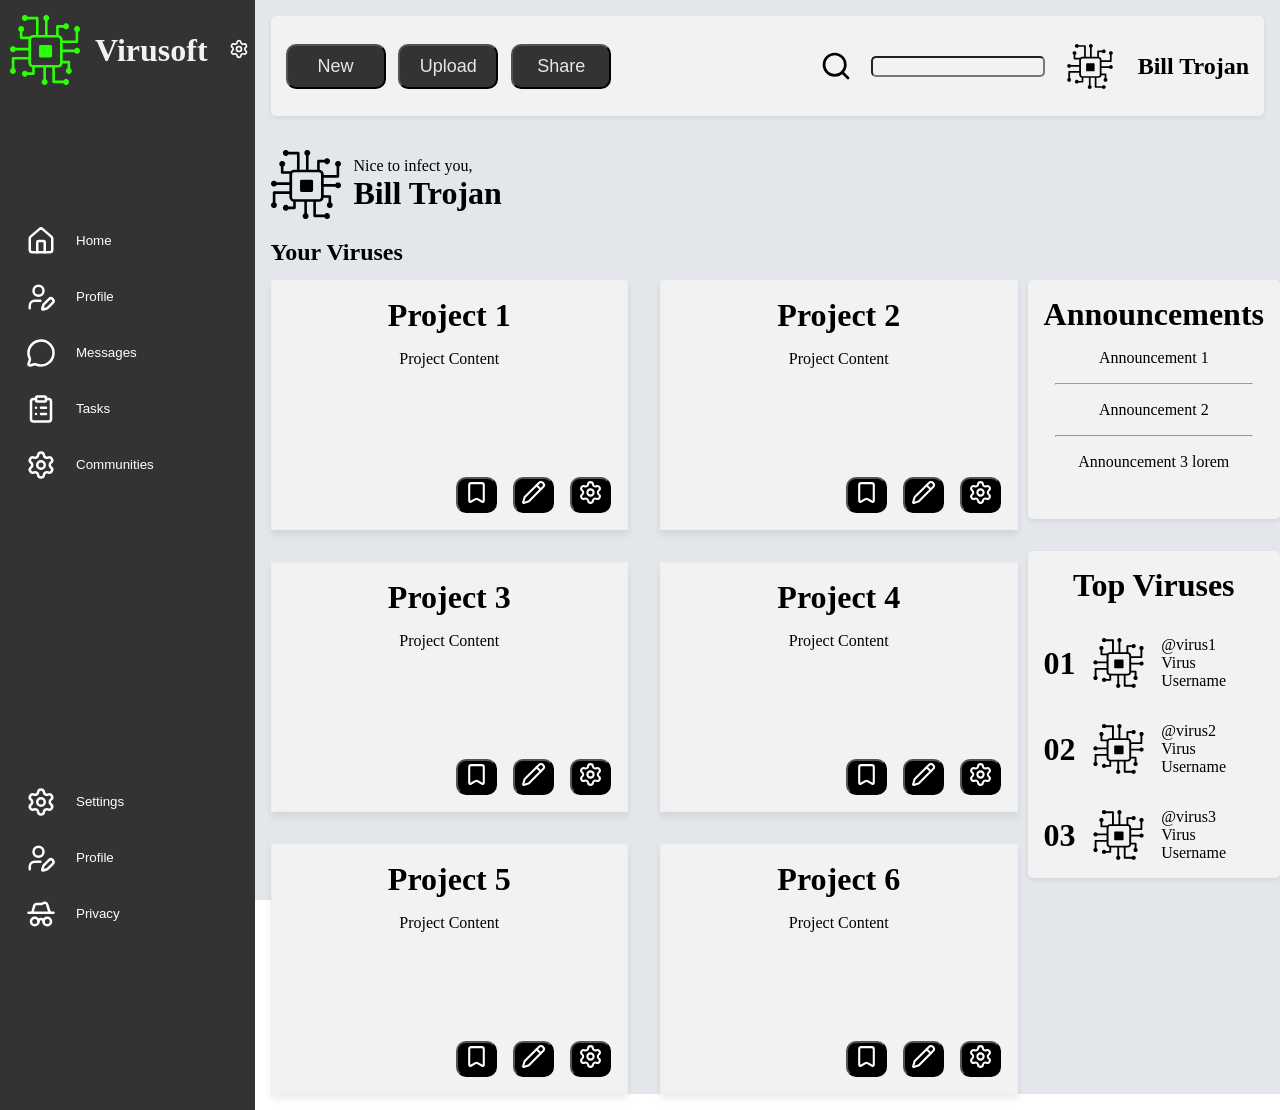
<file: index.html>
<!DOCTYPE html>
<html lang="en">

<head>
	<meta charset="UTF-8">
	<meta name="viewport" content="width=device-width, initial-scale=1.0">
	<title>Admin</title>
	<link rel="stylesheet" href="style.css">
	<script src="script.js" defer></script>
</head>

<body>
	<div class="container">
		<div class="sidebar">
			<div class="logo">
				<img src="icons/icon.svg" alt="technology-icon">
				<h1 class="hideItem">Virusoft</h1>
				<button id="temp"><img src="icons/settings.svg" alt=""></button>

			</div>
			<div class="menu">
				<!-- <a href="">Home</a>
				<a href="">Profile</a>
				<a href="">Messages</a>
				<a href="">Tasks</a>
				<a href="">Communities</a> -->
				<button>
					<img src="icons/home.svg" alt="">
					<p class="hideItem">Home</p>
				</button>
				<button>
					<img src="icons/profile.svg" alt="">
					<p class="hideItem">Profile</p>
				</button>
				<button>
					<img src="icons/messages.svg" alt="">
					<p class="hideItem">Messages</p>
				</button>
				<button>
					<img src="icons/tasks.svg" alt="">
					<p class="hideItem">Tasks</p>
				</button>
				<button>
					<img src="icons/settings.svg" alt="">
					<p class="hideItem">Communities</p>
				</button>
			</div>
			<div class="settings">
				<!-- <a href="">Settings</a>
				<a href="">Profile</a>
				<a href="">Privacy</a> -->
				<button>
					<img src="icons/settings.svg" alt="">
					<p class="hideItem">Settings</p>
				</button>
				<button>
					<img src="icons/profile.svg" alt="">
					<p class="hideItem">Profile</p>

				</button>
				<button>
					<img src="icons/privacy.svg" alt="">
					<p class="hideItem">Privacy</p>
				</button>
			</div>
		</div>
		<div class="header">
			<div class="buttons">
				<button class="button-27">New</button>
				<button class="button-27">Upload</button>
				<button class="button-27">Share</button>
			</div>
			<div class="search">
				<img src="icons/search.svg" alt="">
				<input type="text">
			</div>
			<div class="profile">
				<img src="icons/technology-icon.svg" alt="pfp">
				<h2>Bill Trojan</h2>
			</div>

		</div>
		<div class="main">
			<div class="greeting">
				<div class="welcome">
					<img src="icons/technology-icon.svg" alt="pfp">
					<div class="greet">
						<p>Nice to infect you,</p>
						<h1>Bill Trojan</h1>
					</div>
				</div>
				<h2>Your Viruses</h2>
			</div>

			<div class="cards">
				<div class="card">
					<h1>Project 1</h1>
					<p>Project Content</p>
					<div class="options">
						<button><img src="icons/save.svg" alt=""></button>
						<button><img src="icons/edit.svg" alt=""></button>
						<button><img src="icons/settings.svg" alt=""></button>
					</div>
				</div>
				<div class="card">
					<h1>Project 2</h1>
					<p>Project Content</p>
					<div class="options">
						<button><img src="icons/save.svg" alt=""></button>
						<button><img src="icons/edit.svg" alt=""></button>
						<button><img src="icons/settings.svg" alt=""></button>
					</div>
				</div>
				<div class="card">
					<h1>Project 3</h1>
					<p>Project Content</p>
					<div class="options">
						<button><img src="icons/save.svg" alt=""></button>
						<button><img src="icons/edit.svg" alt=""></button>
						<button><img src="icons/settings.svg" alt=""></button>
					</div>
				</div>
				<div class="card">
					<h1>Project 4</h1>
					<p>Project Content</p>
					<div class="options">
						<button><img src="icons/save.svg" alt=""></button>
						<button><img src="icons/edit.svg" alt=""></button>
						<button><img src="icons/settings.svg" alt=""></button>
					</div>
				</div>
				<div class="card">
					<h1>Project 5</h1>
					<p>Project Content</p>
					<div class="options">
						<button><img src="icons/save.svg" alt=""></button>
						<button><img src="icons/edit.svg" alt=""></button>
						<button><img src="icons/settings.svg" alt=""></button>
					</div>
				</div>
				<div class="card">
					<h1>Project 6</h1>
					<p>Project Content</p>
					<div class="options">
						<button><img src="icons/save.svg" alt=""></button>
						<button><img src="icons/edit.svg" alt=""></button>
						<button><img src="icons/settings.svg" alt=""></button>
					</div>
				</div>
			</div>
			<div class="social">
				<div class="announcements">
					<h1>Announcements</h1>
					<p>Announcement 1</p>
					<hr>
					<p>Announcement 2</p>
					<hr>
					<div class="announcement">
						<p>Announcement 3 lorem</p>
					</div>

				</div>
				<div class="leaderboard">
					<h1>Top Viruses</h1>
					<div class="place">
						<h1>01</h1>
						<img src="icons/technology-icon.svg" alt="pfp">
						<div class="name">
							<p>@virus1</p>
							<p>Virus Username</p>
						</div>
					</div>

					<div class="place">
						<h1>02</h1>
						<img src="icons/technology-icon.svg" alt="pfp">
						<div class="name">
							<p>@virus2</p>
							<p>Virus Username</p>
						</div>
					</div>

					<div class="place">
						<h1>03</h1>
						<img src="icons/technology-icon.svg" alt="pfp">
						<div class="name">
							<p>@virus3</p>
							<p>Virus Username</p>
						</div>
					</div>

				</div>

			</div>
		</div>

	</div>
</body>

</html>
</file>
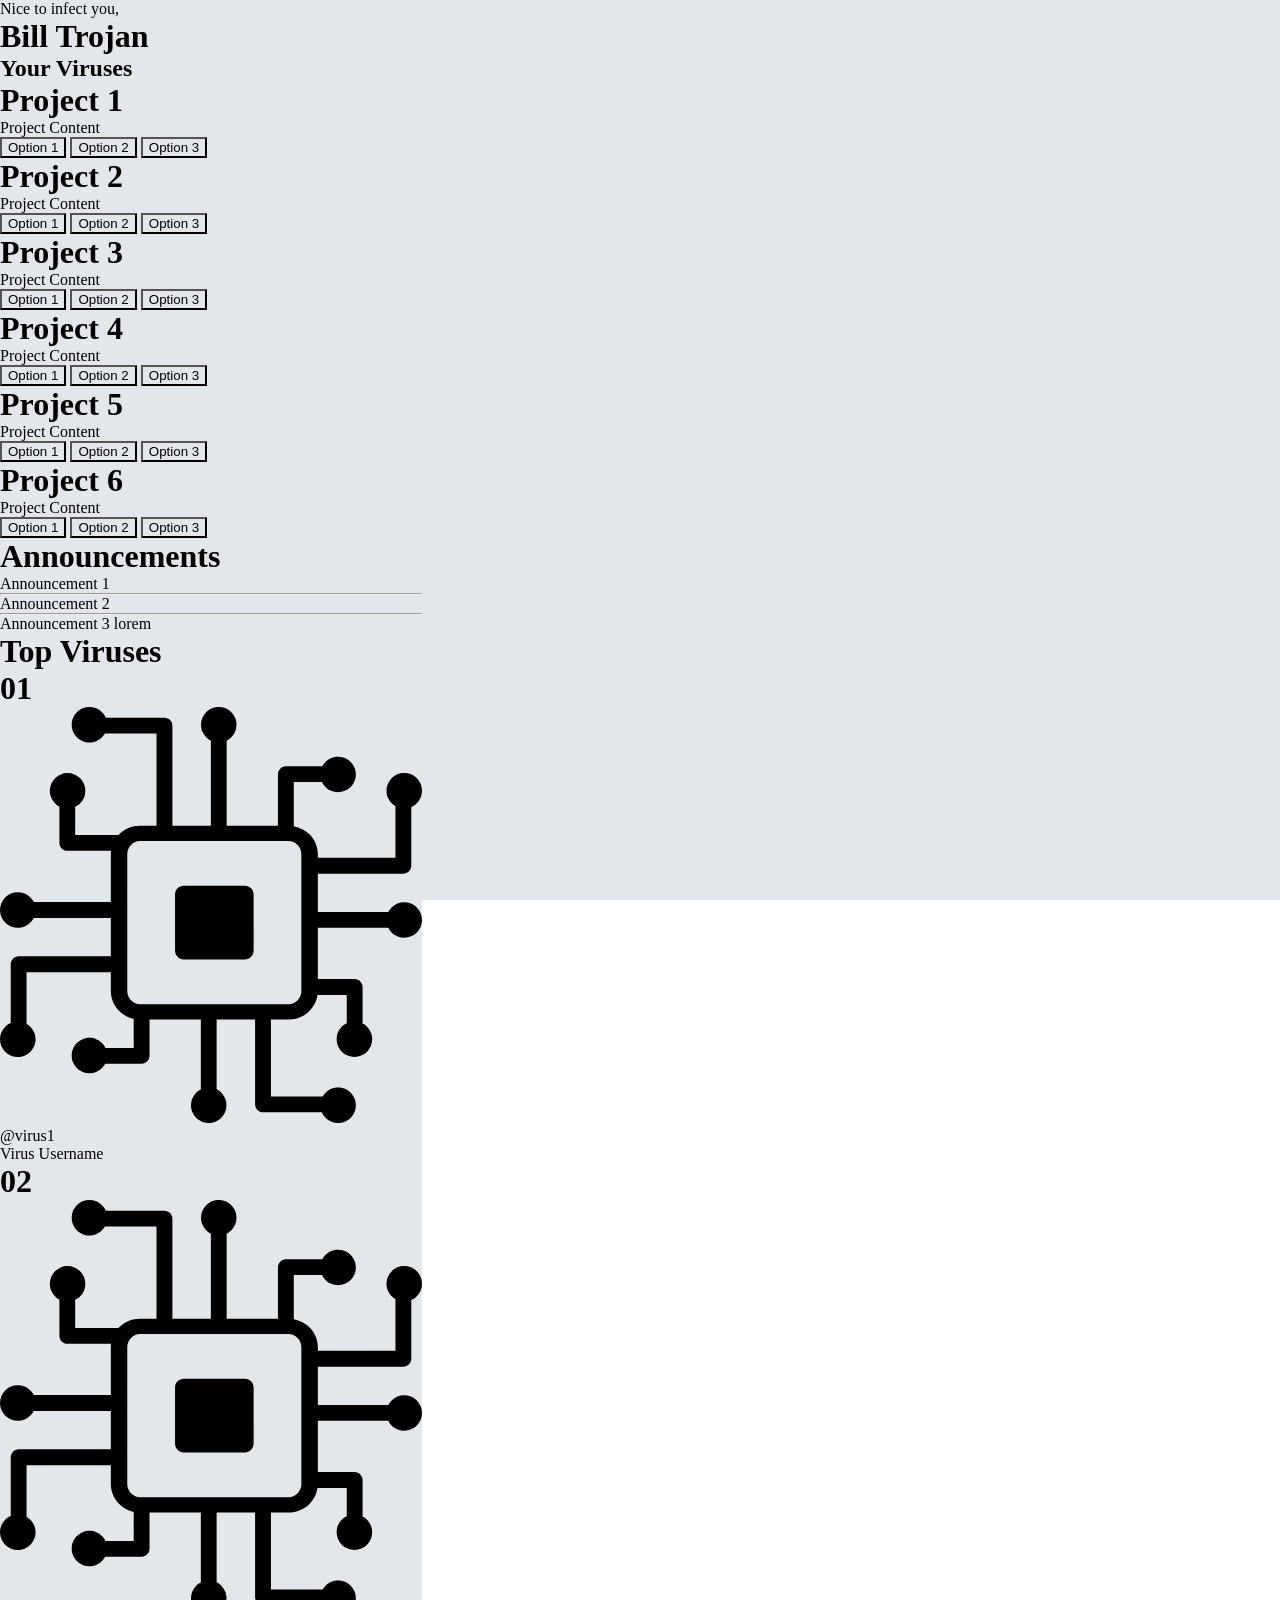
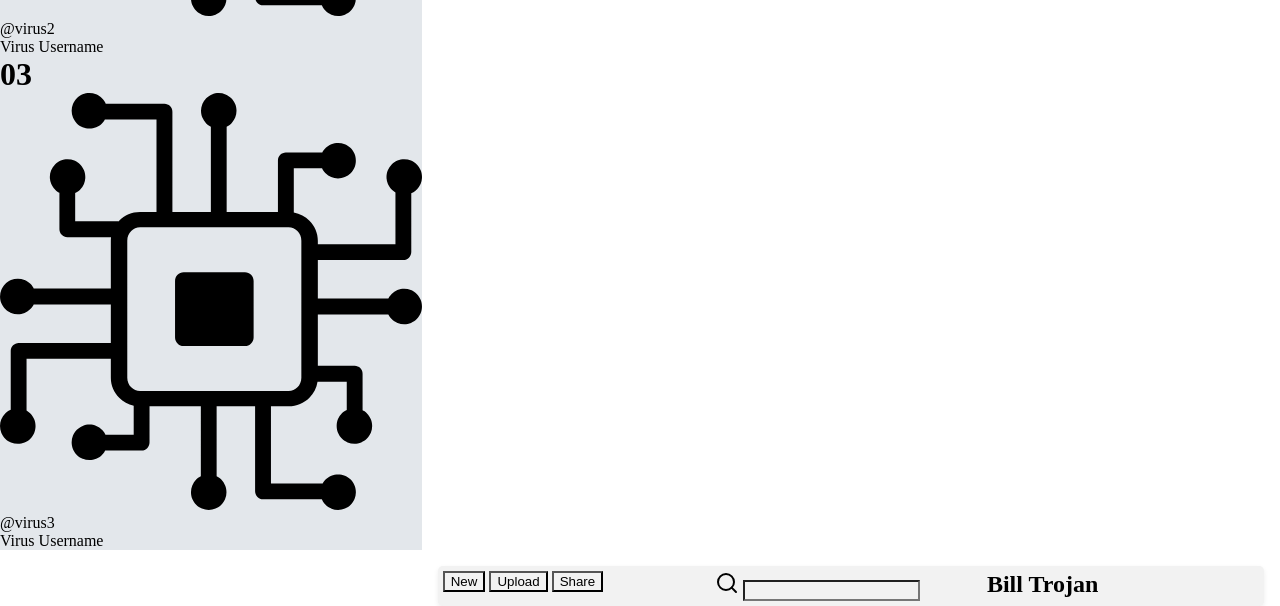
<file: index2.html>
<!DOCTYPE html>
<html lang="en">

<head>
	<meta charset="UTF-8">
	<meta name="viewport" content="width=device-width, initial-scale=1.0">
	<title>Document</title>
	<link rel="stylesheet" href="style2.css">
</head>

<body>
	<div class="container">
		<div class="header">
			<div class="buttons">
				<button class="button-27">New</button>
				<button class="button-27">Upload</button>
				<button class="button-27">Share</button>
			</div>
			<div class="search">
				<img src="icons/search.svg" alt="">
				<input type="text">
			</div>
			<div class="profile">
				<h2>Bill Trojan</h2>
			</div>
		</div>
		<div class="main">
		<div class="projects">
			<div class="welcome">
				<div class="greet">
					<p>Nice to infect you,</p>
					<h1>Bill Trojan</h1>
				</div>
			</div>
			<h2>Your Viruses</h2>
			<div class="cards">
				<div class="card">
					<h1>Project 1</h1>
					<p>Project Content</p>
					<div class="options">
						<button>Option 1</button>
						<button>Option 2</button>
						<button>Option 3</button>
					</div>
				</div>
				<div class="card">
					<h1>Project 2</h1>
					<p>Project Content</p>
					<div class="options">
						<button>Option 1</button>
						<button>Option 2</button>
						<button>Option 3</button>
					</div>
				</div>
				<div class="card">
					<h1>Project 3</h1>
					<p>Project Content</p>
					<div class="options">
						<button>Option 1</button>
						<button>Option 2</button>
						<button>Option 3</button>
					</div>
				</div>
				<div class="card">
					<h1>Project 4</h1>
					<p>Project Content</p>
					<div class="options">
						<button>Option 1</button>
						<button>Option 2</button>
						<button>Option 3</button>
					</div>
				</div>
				<div class="card">
					<h1>Project 5</h1>
					<p>Project Content</p>
					<div class="options">
						<button>Option 1</button>
						<button>Option 2</button>
						<button>Option 3</button>
					</div>
				</div>
				<div class="card">
					<h1>Project 6</h1>
					<p>Project Content</p>
					<div class="options">
						<button>Option 1</button>
						<button>Option 2</button>
						<button>Option 3</button>
					</div>
				</div>
			</div>
		</div>
		<div class="social">
			<div class="announcements">
				<h1>Announcements</h1>
				<p>Announcement 1</p>
				<hr>
				<p>Announcement 2</p>
				<hr>
				<div class="announcement">
					<p>Announcement 3 lorem</p>
				</div>
			</div>
			<div class="leaderboard">
				<h1>Top Viruses</h1>
				<div class="place">
					<h1>01</h1>
					<img src="icons/technology-icon.svg" alt="pfp">
					<div class="name">
						<p>@virus1</p>
						<p>Virus Username</p>
					</div>
				</div>
				<div class="place">
					<h1>02</h1>
					<img src="icons/technology-icon.svg" alt="pfp">
					<div class="name">
						<p>@virus2</p>
						<p>Virus Username</p>
					</div>
				</div>
				<div class="place">
					<h1>03</h1>
					<img src="icons/technology-icon.svg" alt="pfp">
					<div class="name">
						<p>@virus3</p>
						<p>Virus Username</p>
					</div>
				</div>
			</div>
		</div>
		</div>
	</div>

</body>

</html>
</file>
<file: style.css>
* {
	margin: 0;
	box-sizing: border-box;
	/* background-color: #282828; */
	background-color: #f2f2f2;
	background-color: inherit;
}

.container {
	display: grid;
	grid-template:
		"sidebar header" 150px
		"sidebar main" 4fr
		/ 1fr 6fr;
	height: 100vh;
	background-color: #e3e7eb;
}

.sidebar {
	grid-area: sidebar;
	display: grid;
	height: 100%;
	width: min-content;
	grid-template-rows: auto 1fr 1fr;
	background-color: #333333;
}

.hideItem {
	transition: 10s;
}
#temp img {
	height: 20px;
	width: 20px;
}
#temp {
	border: none;
}

#temp:hover {
	transform: translateY(-2px);
}

#temp:active {
	transform: translate(2px);
}
.menu img,
.settings img {
	height: 30px;
	
}

.menu,
.settings {
	display: flex;
	flex-direction: column;
	align-items: center;
	justify-content: center;
	gap: 20px;

}

.menu button,
.settings button {
	width: 100%;
	color: white;
	display: flex;
	align-items: center;
	justify-content: flex-start;
	margin: 2px;
	border: none;

}

.menu button:hover,
.settings button:hover {
	transform: translateY(-2px);

}

.menu button:active,
.settings button:active {
	transform: translateY(2px);
}
.logo h1 {
	color: #f2f2f2
}

.header {
	grid-area: header;
	display: grid;
	grid-template-columns: auto 1fr auto;
	background-color: #f2f2f2;
	margin: 1rem 1rem 0;
	border-radius: 5px;
	box-shadow: 0px 2px 5px rgba(0, 0, 0, 0.075);
	padding: 5px;
	max-height: 100px;
}

.profile img {
	height: 5vh;
}

.search {
	grid-column: 2;
	display: flex;
	align-items: center;
	justify-content: flex-end;
	padding-right: 10px;
}

.search input {
	width: 40%;
	border-radius: 5px;
	transition-duration: 0.5s;
}

.search input:focus {
	width: 70%;
}

.profile {
	grid-column: 3;
	display: flex;
	justify-content: flex-end;
	align-items: center;
	gap: 1vw;
	margin-right: 10px;
}

.welcome {
	grid-area: 1 / 1;
	display: flex;
	justify-content: flex-start;
	align-items: center;
	gap: 1vw;
}

.greeting {
	display: flex;
	flex-direction: column;
	gap: 20px;
	margin-bottom: 10px;
}
.buttons {
	grid-column: 1;
	display: flex;
	align-items: center;
	justify-content: flex-start;
	gap: 1vw;
	margin-left: 10px;
}

.main {
	grid-area: main;
	display: grid;
	grid-template-rows: 120px 1fr;
	grid-template-columns: 3fr 1fr;
	margin-left: 1rem;
	margin-bottom: 1rem;
	gap: 10px;
}

/* .projects {
	grid-area: 2 / 1;
	padding: 0 1rem;
	display: flex;
	flex-direction: column;
	gap: 1rem;
} */

h2 {
	background-color: inherit;
}



.cards {
	grid-area: 2 / 1;
	display: grid;
	grid-template-columns: repeat(auto-fill, minmax(300px, 1fr));
	gap: 2rem;
	background-color: inherit;

}

.card {
	border: 1px solid #EEEEEE;
	display: grid;
	gap: 1rem;
	justify-content: center;
	grid-template-rows: auto 1fr auto;
	grid-template-columns: 1fr;
	min-height: 250px;
	padding: 1rem;
	background-color: #f2f2f2;
	box-shadow: 0px 5px 7px rgba(0, 0, 0, 0.075);
	width: 100%;

}

.card h1,
.card p {
	text-align: center;
}

.options {
	display: flex;
	gap: 1rem;
	justify-content: flex-end;
}

.options img {
	color: black;
	height: 25px;
	width: 25px;
}
.options button {
	appearance: none;
	background-color: black;
	color: #e3e7eb;
	border-radius: 10px;
	font-size: large;
}

.options button:hover {
  transform: translateY(-2px);

}

.options button:active {
	  box-shadow: none;
  transform: translateY(0);

}
.social {
	grid-area: 2 / 2;
	background-color: inherit;
}

.logo {
	margin-left: 10px;
	height: 100px;
	display: flex;
	align-self: flex-start;
	align-items: center;
	justify-content: center;
	gap: 15px;

}

.logo .h1 {
	align-items: center;
	justify-content: center;
}


.settings a,
.menu a {
	font-size: large;
	text-decoration: none;
}

a {
	color: #f2f2f2;
}

a:active {
	transform: translateY(2px);
}

img {
	width: 70px;
}

.social {
	display: flex;
	flex-direction: column;
	align-items: center;
	gap: 2rem;
}

.announcements {
	display: flex;
	flex-direction: column;
	align-items: center;
	gap: 1rem;
	border-radius: 5px;
	padding: 1rem;
	background-color: #f2f2f2;
	box-shadow: 0px 2px 5px rgba(0, 0, 0, 0.075);

}

.announcement {
	display: flex;
	flex-direction: column;
	align-items: center;
	min-height: 50px;
	min-width: 200px;
	text-overflow: ellipsis;

}

hr {
	width: 90%;
}

.leaderboard {
	display: flex;
	flex-direction: column;
	align-items: center;
	gap: 2rem;
	border-radius: 5px;
		padding: 1rem;
	background-color: #f2f2f2;
	box-shadow: 0px 2px 5px rgba(0, 0, 0, 0.075);


}

.place {
	display: flex;
	justify-content: center;
	align-items: center;
	gap: 0.5rem;
}

.place img {
	height: 50px;
}

.header button {
	appearance: none;
	background-color: #333333;
	color: #e3e7eb;
	width: 100px;
	height: 45px;
	border-radius: 10px;
	font-size: large;
}

.header button:hover {
	  box-shadow: rgba(0, 0, 0, 0.25) 0 8px 15px;
  transform: translateY(-2px);

}

.header button:active {
	  box-shadow: none;
  transform: translateY(0);

}
/* .button-27 {
  appearance: none;
  background-color: #000000;
  border: 2px solid #1A1A1A;
  border-radius: 15px;
  box-sizing: border-box;
  color: #FFFFFF;
  cursor: pointer;
  display: inline-block;
  font-family: Roobert,-apple-system,BlinkMacSystemFont,"Segoe UI",Helvetica,Arial,sans-serif,"Apple Color Emoji","Segoe UI Emoji","Segoe UI Symbol";
  font-size: 16px;
  font-weight: 600;
  line-height: normal;
  margin: 0;
  min-height: 60px;
  min-width: 0;
  outline: none;
  padding: 16px 24px;
  text-align: center;
  text-decoration: none;
  transition: all 300ms cubic-bezier(.23, 1, 0.32, 1);
  user-select: none;
  -webkit-user-select: none;
  touch-action: manipulation;
  width: 100%;
  will-change: transform;
}

.button-27:disabled {
  pointer-events: none;
}

.button-27:hover {
  box-shadow: rgba(0, 0, 0, 0.25) 0 8px 15px;
  transform: translateY(-2px);
}

.button-27:active {
  box-shadow: none;
  transform: translateY(0);
} */

.search img {
	height: 2rem;
}
</file>
<file: style2.css>
* {
	margin: 0;
	box-sizing: border-box;
	/* background-color: #282828; */
	background-color: #f2f2f2;
	background-color: inherit;
}

.container {
	display: grid;
	grid-template: 1fr 4fr;
	height: 100vh;
	background-color: #e3e7eb;
}

.header {
	grid-area: header;
	display: grid;
	grid-template-columns: 1fr 1fr 1fr;
	background-color: #f2f2f2;
	margin: 1rem 1rem 0;
	border-radius: 5px;
	box-shadow: 0px 2px 5px rgba(0, 0, 0, 0.075);
	padding: 5px;
	max-height: 100px;
}
</file>
